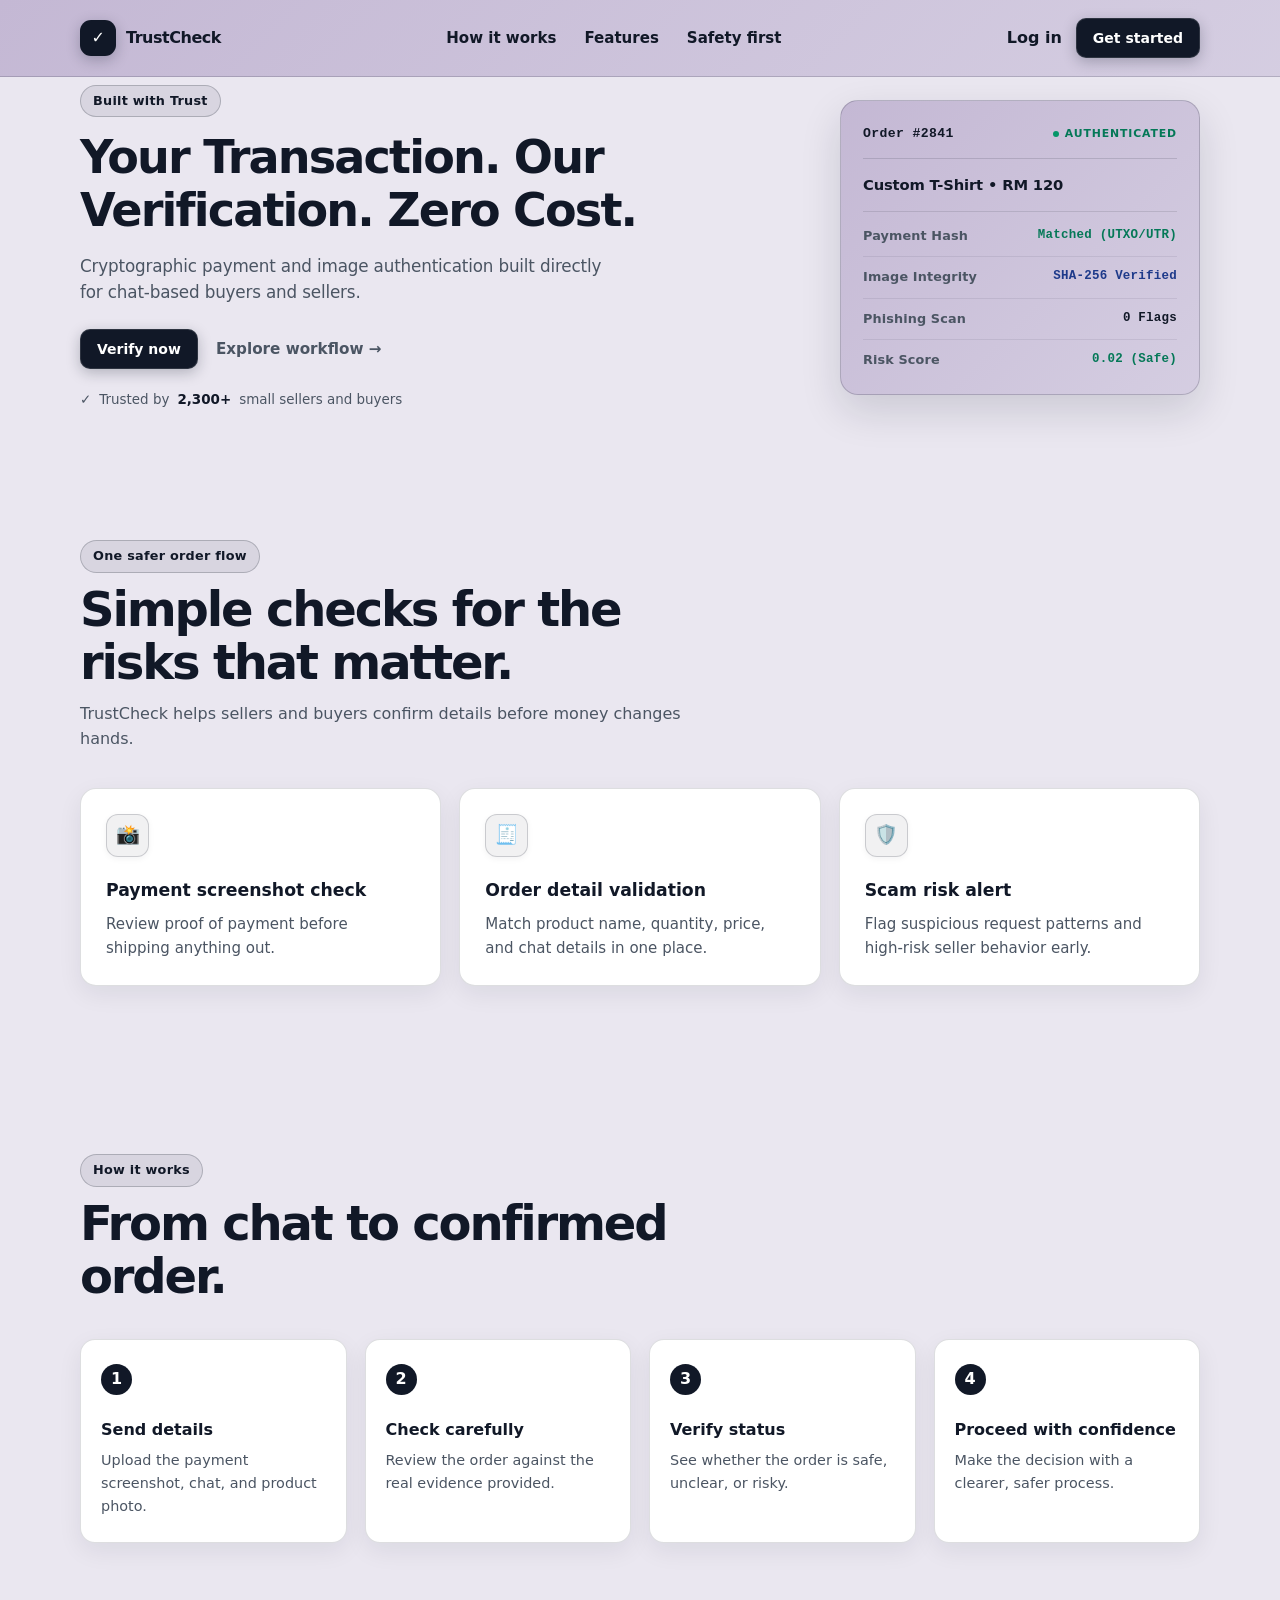
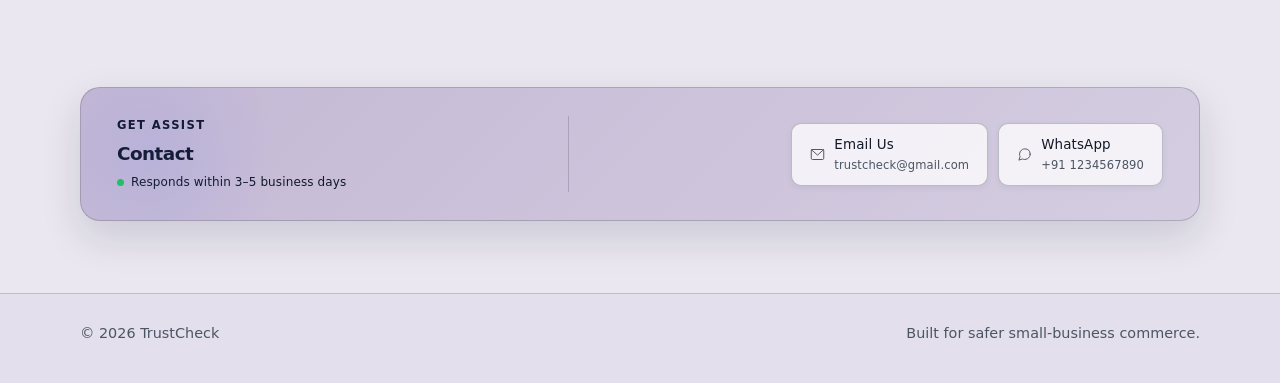
<file: index.html>
<!DOCTYPE html>
<html lang="en">
<head>
    <meta charset="UTF-8">
    <meta name="viewport" content="width=device-width, initial-scale=1.0">
    <meta name="description" content="TrustCheck helps Instagram and WhatsApp sellers verify orders, payment screenshots, product photos and scam requests.">
    <title>TrustCheck — Sell with confidence</title>
    <style>
        :root { --ink:#172033; --muted:#667085; --primary:#375dfb; --primary-dark:#2746d8; --mint:#e8fff7; --line:#e7eaf0; --surface:#fff; --background:#f8faff; --shadow:0 20px 60px rgba(55,93,251,.12); }
        * { box-sizing:border-box; }
        html { scroll-behavior:smooth; }
        body { margin:0; color:var(--ink); background:var(--background); font-family:Inter,ui-sans-serif,system-ui,-apple-system,BlinkMacSystemFont,"Segoe UI",sans-serif; line-height:1.6; }
        a { color:inherit; text-decoration:none; }
        .container { width:min(1120px,calc(100% - 40px)); margin:0 auto; }
        header { position:sticky; top:0; z-index:10; background: linear-gradient(135deg, #C4B8D4 0%, #DDD8E8 50%, #C4B8D4 100%); background-size:300% 300%; animation:btn-gradient-flow 10s ease infinite; border-bottom:1px solid rgba(153,138,152,.35); backdrop-filter:blur(14px); }
        nav { min-height:76px; display:flex; align-items:center; justify-content:space-between; gap:24px; }
        .brand { display:flex; align-items:center; gap:10px; font-weight:800; letter-spacing:-.03em; color:#111827; }
        .brand-mark { display:grid; place-items:center; width:36px; height:36px; color:#fff; background:#111827; border-radius:11px; box-shadow:0 4px 14px rgba(17,24,39,.25); }
        .nav-links { display:flex; align-items:center; gap:28px; color:#111827; font-size:.94rem; }
        .nav-links a:hover { color:#1E3A8A; }
        .nav-actions { display:flex; align-items:center; gap:14px; }
        .login { color:#111827; font-weight:600; }
        .button { display:inline-flex; align-items:center; justify-content:center; gap:8px; padding:8px 16px; font-size:0.875rem; border:1px solid transparent; border-radius:10px; font-weight:700; cursor:pointer; transition:transform .2s ease, box-shadow .2s ease, background .2s ease; }
        .button:hover { transform:translateY(-2px); }
        .button-primary { color:#fff; background:#111827; box-shadow:0 4px 14px rgba(17,24,39,.25); }
        .button-primary:hover { background:#1F2937; box-shadow:0 8px 22px rgba(17,24,39,.35); }
        .button-secondary { color:#111827; background:#fff; border-color:var(--line); }
        .hero { padding:8px 0 46px; overflow:hidden; }
        .hero-grid { display:grid; grid-template-columns:1.15fr 0.85fr; align-items:center; gap:52px; }
        .eyebrow { display:inline-flex; align-items:center; gap:6px; padding:5px 12px; color:#168b72; background:var(--mint); border-radius:999px; font-size:.8rem; font-weight:700; letter-spacing:.02em; }
        h1 { max-width:620px; margin:14px 0 16px; font-size:clamp(2.1rem,3.6vw,3.1rem); line-height:1.14; letter-spacing:-.04em; font-weight:800; color:var(--ink); }
        .hero-copy { max-width:540px; color:var(--muted); font-size:1.05rem; line-height:1.55; margin:0 0 24px; letter-spacing:-.01em; }
        .hero-buttons { display:flex; align-items:center; flex-wrap:wrap; gap:18px; margin-top:20px; }
        .hero-link { display:inline-flex; align-items:center; gap:6px; color:var(--muted); font-weight:600; font-size:.95rem; text-decoration:none; transition:color .2s ease, transform .2s ease; }
        .hero-link:hover { color:var(--ink); transform:translateX(3px); }
        .trust-note { display:flex; align-items:center; gap:8px; margin-top:20px; color:var(--muted); font-size:.84rem; }
        .trust-note strong { color:var(--ink); }

        /* ── Floating Verified Token Card (FinTech Micro-Receipt) ── */
        .token-card-wrapper { display:flex; justify-content:flex-end; width:100%; }
        .token-card {
            width:100%;
            max-width:360px;
            background: linear-gradient(135deg, #C4B8D4 0%, #DDD8E8 50%, #C4B8D4 100%);
            background-size: 300% 300%;
            animation: btn-gradient-flow 10s ease infinite;
            backdrop-filter:blur(20px);
            -webkit-backdrop-filter:blur(20px);
            border:1.5px solid rgba(17,24,39,.2);
            border-radius:18px;
            padding:22px;
            box-shadow:0 16px 40px rgba(17,24,39,.14);
            color:#111827;
            position:relative;
            transition:transform .3s ease, box-shadow .3s ease;
        }
        .token-card:hover {
            transform:translateY(-2px);
            box-shadow:0 24px 60px rgba(17,24,39,.2);
        }
        .token-header {
            display:flex;
            align-items:center;
            justify-content:space-between;
            padding-bottom:14px;
            border-bottom:1px solid rgba(17,24,39,.14);
        }
        .token-order-id {
            font-family:ui-monospace,SFMono-Regular,Menlo,Monaco,Consolas,monospace;
            font-size:.82rem;
            font-weight:700;
            color:#111827;
            letter-spacing:.03em;
        }
        .token-auth-badge {
            display:inline-flex;
            align-items:center;
            gap:6px;
            font-size:.68rem;
            font-weight:800;
            letter-spacing:.08em;
            text-transform:uppercase;
            color:#047857;
        }
        .token-pulse-dot {
            width:6px;
            height:6px;
            border-radius:50%;
            background:#059669;
            box-shadow:0 0 0 0 rgba(5,150,105,.5);
            animation:token-ping 2s ease infinite;
        }
        @keyframes token-ping {
            0% { box-shadow:0 0 0 0 rgba(5,150,105,.45); }
            70% { box-shadow:0 0 0 5px rgba(5,150,105,0); }
            100% { box-shadow:0 0 0 0 rgba(5,150,105,0); }
        }
        .token-item-row {
            padding:14px 0;
            border-bottom:1px solid rgba(17,24,39,.12);
            font-weight:700;
            font-size:.92rem;
            color:#111827;
            letter-spacing:-.01em;
        }
        .token-metrics {
            display:flex;
            flex-direction:column;
            padding-top:4px;
        }
        .token-metric-row {
            display:flex;
            justify-content:space-between;
            align-items:center;
            padding:10px 0;
            font-size:.8rem;
            border-bottom:1px solid rgba(17,24,39,.08);
        }
        .token-metric-row:last-child {
            border-bottom:none;
            padding-bottom:2px;
        }
        .token-metric-label {
            color:#4B5563;
            font-weight:600;
            font-size:.8rem;
            letter-spacing:.01em;
        }
        .token-metric-val {
            font-family:ui-monospace,SFMono-Regular,Menlo,Monaco,Consolas,monospace;
            color:#111827;
            font-weight:700;
            font-size:.78rem;
            letter-spacing:.02em;
        }
        .token-metric-val.matched { color:#047857; }
        .token-metric-val.verified { color:#1E3A8A; }
        .section { padding:84px 0; }
        .section-heading { max-width:650px; margin-bottom:36px; }
        .section-heading h2 { margin:10px 0 12px; font-size:clamp(2rem,4vw,3rem); line-height:1.1; letter-spacing:-.045em; }
        .section-heading p { margin:0; color:var(--muted); }
        .features { display:grid; grid-template-columns:repeat(3,1fr); gap:18px; }
        .feature { padding:25px; background:var(--surface); border:1px solid var(--line); border-radius:16px; }
        .feature-icon { display:grid; place-items:center; width:43px; height:43px; margin-bottom:20px; color:var(--primary); background:#edf0ff; border-radius:12px; font-size:1.2rem; }
        .feature h3 { margin:0 0 8px; font-size:1.08rem; }
        .feature p { margin:0; color:var(--muted); font-size:.94rem; }
        .steps { display:grid; grid-template-columns:repeat(4,1fr); gap:18px; }
        .step { position:relative; padding:24px 20px; background:#fff; border-radius:15px; border:1px solid var(--line); }
        .step-number { display:inline-grid; place-items:center; width:31px; height:31px; margin-bottom:22px; color:#fff; background:var(--ink); border-radius:50%; font-weight:800; }
        .step h3 { margin:0 0 7px; font-size:1rem; }
        .step p { margin:0; color:var(--muted); font-size:.9rem; }
        /* ── Contact Section — Luxury Obsidian ── */
        .contact-section { padding:60px 0 72px; }
        .contact-strip {
            position:relative;
            display:flex;
            align-items:center;
            justify-content:space-between;
            gap:32px;
            padding:28px 36px;
            background:linear-gradient(135deg,#060B14 0%,#0B1220 100%);
            border:1px solid rgba(255,255,255,.08);
            border-radius:20px;
            backdrop-filter:blur(16px);
            -webkit-backdrop-filter:blur(16px);
            box-shadow:0 0 0 1px rgba(255,255,255,.03) inset, 0 24px 64px rgba(0,0,0,.5);
            overflow:hidden;
        }
        .contact-strip::before {
            content:'';
            position:absolute;
            top:-60px; left:-60px;
            width:260px; height:260px;
            border-radius:50%;
            background:radial-gradient(circle, rgba(55,93,251,.09) 0%, transparent 70%);
            pointer-events:none;
        }
        .cs-left { display:flex; flex-direction:column; gap:8px; flex-shrink:0; }
        .cs-label {
            font-size:.72rem;
            font-weight:600;
            letter-spacing:.12em;
            text-transform:uppercase;
            color:rgba(255,255,255,.28);
        }
        .cs-title {
            font-size:1.15rem;
            font-weight:700;
            letter-spacing:-.03em;
            color:rgba(255,255,255,.92);
            line-height:1.2;
        }
        .cs-status {
            display:inline-flex;
            align-items:center;
            gap:7px;
            font-size:.75rem;
            color:rgba(255,255,255,.38);
            font-weight:500;
            letter-spacing:.01em;
        }
        .cs-pulse {
            width:7px; height:7px;
            border-radius:50%;
            background:#22c55e;
            box-shadow:0 0 0 0 rgba(34,197,94,.5);
            animation:cs-ping 2s ease infinite;
            flex-shrink:0;
        }
        @keyframes cs-ping {
            0%   { box-shadow:0 0 0 0 rgba(34,197,94,.45); }
            70%  { box-shadow:0 0 0 6px rgba(34,197,94,0); }
            100% { box-shadow:0 0 0 0 rgba(34,197,94,0); }
        }
        .cs-divider {
            width:1px;
            align-self:stretch;
            background:rgba(255,255,255,.07);
            flex-shrink:0;
        }
        .cs-actions { display:flex; align-items:center; gap:10px; flex-wrap:wrap; }
        .cs-action {
            display:inline-flex;
            align-items:center;
            gap:9px;
            padding:10px 18px;
            border-radius:10px;
            border:1px solid rgba(255,255,255,.1);
            background:rgba(255,255,255,.04);
            color:rgba(255,255,255,.75);
            font-size:.84rem;
            font-weight:500;
            letter-spacing:.01em;
            text-decoration:none;
            cursor:pointer;
            transition:background .2s ease, border-color .2s ease, color .2s ease, transform .2s ease;
            white-space:nowrap;
        }
        .cs-action:hover {
            background:rgba(255,255,255,.08);
            border-color:rgba(255,255,255,.2);
            color:rgba(255,255,255,.95);
            transform:translateY(-1px);
        }
        .cs-action svg {
            width:15px; height:15px;
            stroke:currentColor;
            fill:none;
            stroke-width:1.6;
            stroke-linecap:round;
            stroke-linejoin:round;
            opacity:.7;
            flex-shrink:0;
        }
        .cs-action:hover svg { opacity:1; }
        .cs-action-meta {
            display:flex;
            flex-direction:column;
            gap:1px;
            text-align:left;
        }
        .cs-action-meta span:first-child { color:rgba(255,255,255,.82); font-size:.84rem; font-weight:500; }
        .cs-action-meta span:last-child  { color:rgba(255,255,255,.32); font-size:.72rem; font-weight:400; letter-spacing:.01em; }
        footer { padding:28px 0 38px; color:var(--muted); border-top:1px solid var(--line); font-size:.9rem; }
        .footer-row { display:flex; justify-content:space-between; gap:20px; }
        @media (max-width:820px) {
            .nav-links{display:none;}
            .hero{padding-top:12px;}
            .hero-grid,.features{grid-template-columns:1fr;}
            .hero-grid{gap:42px;}
            .token-card-wrapper{justify-content:center;}
            .token-card{max-width:400px;}
            .steps{grid-template-columns:repeat(2,1fr);}
            .contact-strip{flex-direction:column;align-items:flex-start;gap:20px;padding:24px 22px;}
            .cs-divider{width:100%;height:1px;align-self:auto;}
        }
        @media (max-width:520px) {
            .container{width:min(100% - 28px,1120px);}
            .nav-actions .login{display:none;}
            .hero-buttons,.hero-buttons .button{width:100%;}
            .hero-link{width:100%;justify-content:center;}
            .token-card{max-width:100%;}
            .steps{grid-template-columns:1fr;}
            .cs-actions{flex-direction:column;width:100%;}
            .cs-action{width:100%;justify-content:flex-start;}
        }
        
/* ━━━━━━━━━━━━━━━━━━━━━━━━━━━━━━━━━━━━━━━━━━
   TrustCheck — Deep Midnight Navy Theme
   High-Contrast Projector FinTech Aesthetic
   ━━━━━━━━━━━━━━━━━━━━━━━━━━━━━━━━━━━━━━━━━━ */

/* ── CSS custom properties ── */
:root {
    --ink:          #111827;           /* High-contrast deep ink for maximum legibility */
    --muted:        #4B5563;           /* Darker, crisp readable secondary text */
    --primary:      #111827;           /* Deep Midnight Navy */
    --primary-dark: #1F2937;           /* Lighter navy for hover */
    --mint:         #E0E7FF;
    --line:         rgba(17, 24, 39, 0.16); /* Anchored high-contrast hairline borders */
    --surface:      #FFFFFF;
    --background:   #EAE7F0;           /* Unchanged light page background */
    --shadow:       0 16px 45px rgba(17, 24, 39, 0.12);

    /* Deep Midnight Navy Accents */
    --navy-primary: #111827;
    --navy-hover:   #1F2937;
    --navy-border:  rgba(17, 24, 39, 0.22);
    --navy-icon:    #111827;
    --navy-tint:    rgba(17, 24, 39, 0.06);
}

/* ── Fluid gradient keyframe for subtle accent motion ── */
@keyframes btn-gradient-flow {
    0%   { background-position: 0%   50%; }
    50%  { background-position: 100% 50%; }
    100% { background-position: 0%   50%; }
}

/* ── Page & navigation ── */
body {
    background: var(--background);
    color: var(--ink);
}

header {
    border-color: rgba(17, 24, 39, 0.18);
    backdrop-filter: blur(14px);
    -webkit-backdrop-filter: blur(14px);
}

.brand { color: #111827; }
.nav-links { color: #111827; }
.nav-links a { color: #111827; font-weight: 600; }
.nav-links a:hover { color: #1E3A8A; }
.login { color: #111827; font-weight: 600; }

.brand-mark {
    background: #111827;
    color: #ffffff;
    box-shadow: 0 4px 14px rgba(17, 24, 39, 0.25);
    transition: transform 0.2s ease, background 0.2s ease;
}

.brand-mark:hover {
    background: #1F2937;
    transform: scale(1.05);
}

/* ── Primary buttons — Deep Midnight Navy with stark white text ── */
.button-primary {
    background: #111827;
    color: #ffffff;
    border: 1px solid rgba(255, 255, 255, 0.12);
    box-shadow: 0 4px 14px rgba(17, 24, 39, 0.25);
    transition: background 0.25s ease, transform 0.2s ease, box-shadow 0.25s ease;
}

.button-primary:hover {
    background: #1F2937;
    color: #ffffff;
    box-shadow: 0 8px 24px rgba(17, 24, 39, 0.35);
    transform: translateY(-2px);
}

/* ── Secondary buttons — High-contrast outlined glass ── */
.button-secondary {
    background: rgba(255, 255, 255, 0.85);
    color: #111827;
    border: 1.5px solid #111827;
    box-shadow: 0 2px 8px rgba(17, 24, 39, 0.08);
    backdrop-filter: blur(8px);
    -webkit-backdrop-filter: blur(8px);
    font-weight: 700;
    transition: background 0.2s ease, color 0.2s ease, border-color 0.2s ease,
                box-shadow 0.2s ease, transform 0.2s ease;
}

.button-secondary:hover {
    background: #111827;
    color: #ffffff;
    border-color: #111827;
    box-shadow: 0 6px 18px rgba(17, 24, 39, 0.2);
    transform: translateY(-2px);
}

/* ── Cards, features, steps ── */
.feature,
.step {
    background: var(--surface);
    border: 1px solid rgba(17, 24, 39, 0.14);
    box-shadow: 0 8px 25px rgba(17, 24, 39, 0.07);
}

.order-box {
    background: #E5E1EE;
    border: 1px solid rgba(17, 24, 39, 0.1);
}

/* ── Feature & product icons — Deep Navy stroke & crisp container ── */
.product-icon,
.feature-icon {
    background: rgba(17, 24, 39, 0.06);
    color: #111827;
    border: 1.5px solid rgba(17, 24, 39, 0.18);
    box-shadow: 0 2px 6px rgba(17, 24, 39, 0.05);
}

.metric {
    background: var(--surface);
    border: 1px solid rgba(17, 24, 39, 0.16);
}

/* ── Tags / pills (eyebrow, status) — Anchored high contrast ── */
.status,
.eyebrow {
    background: rgba(17, 24, 39, 0.08);
    color: #111827;
    border: 1px solid rgba(17, 24, 39, 0.22);
    font-weight: 700;
}

/* ── Step numbers ── */
.step-number {
    background: #111827;
    color: #ffffff;
}

/* ── Contact strip ── */
.contact-strip {
    background: linear-gradient(135deg, #C4B8D4 0%, #DDD8E8 50%, #C4B8D4 100%);
    background-size: 300% 300%;
    animation: btn-gradient-flow 10s ease infinite;
    border: 1.5px solid rgba(17, 24, 39, 0.2);
    box-shadow: 0 16px 40px rgba(17, 24, 39, 0.14);
}

.cs-label,
.cs-title,
.cs-status {
    color: #111827;
}

.cs-action-meta span:first-child { color: #111827; }
.cs-action-meta span:last-child  { color: #4B5563; }

.cs-divider { background: rgba(17, 24, 39, 0.18); }

/* Contact action pills — High-contrast Deep Navy ── */
.cs-action {
    background: rgba(255, 255, 255, 0.75);
    border: 1.5px solid rgba(17, 24, 39, 0.25);
    color: #111827;
    box-shadow: 0 2px 6px rgba(17, 24, 39, 0.06);
    transition: background .2s ease, border-color .2s ease,
                color .2s ease, transform .2s ease, box-shadow .2s ease;
}

.cs-action:hover {
    background: #111827;
    border-color: #111827;
    color: #ffffff;
    box-shadow: 0 6px 18px rgba(17, 24, 39, 0.24);
    transform: translateY(-1px);
}

.cs-action svg { stroke: #111827; }
.cs-action:hover svg { stroke: #ffffff; opacity: 1; }

/* ── Footer ── */
footer {
    background: rgba(213, 207, 225, 0.35);
    border-color: rgba(17, 24, 39, 0.16);
    color: #4B5563;
}

/* ── Accessible focus ring ── */
a:focus-visible,
button:focus-visible {
    outline: 2.5px solid #111827;
    outline-offset: 3px;
}
    </style>
</head>
<body>
    <header>
        <nav class="container" aria-label="Main navigation">
            <a class="brand" href="#top" aria-label="TrustCheck home"><span class="brand-mark">✓</span><span>TrustCheck</span></a>
            <div class="nav-links"><a href="#how-it-works">How it works</a><a href="#features">Features</a><a href="#safety">Safety first</a></div>
            <div class="nav-actions"><a class="login" href="#signup">Log in</a><a class="button button-primary" href="#signup">Get started</a></div>
        </nav>
    </header>
    <main id="top">
        <section class="hero">
            <div class="container hero-grid">
                <div>
                    <div class="eyebrow">Built with Trust</div>
                    <h1>Your Transaction. Our Verification. Zero Cost.</h1>
                    <p class="hero-copy">Cryptographic payment and image authentication built directly for chat-based buyers and sellers.</p>
                    <div class="hero-buttons">
                        <a class="button button-primary" href="#signup">Verify now</a>
                        <a class="hero-link" href="#how-it-works">Explore workflow →</a>
                    </div>
                    <div class="trust-note"><span>✓</span> Trusted by <strong>2,300+</strong> small sellers and buyers</div>
                </div>
                <div class="token-card-wrapper">
                    <div class="token-card">
                        <div class="token-header">
                            <span class="token-order-id">Order #2841</span>
                            <span class="token-auth-badge">
                                <span class="token-pulse-dot" aria-hidden="true"></span>
                                AUTHENTICATED
                            </span>
                        </div>
                        <div class="token-item-row">
                            <span>Custom T-Shirt • RM 120</span>
                        </div>
                        <div class="token-metrics">
                            <div class="token-metric-row">
                                <span class="token-metric-label">Payment Hash</span>
                                <span class="token-metric-val matched">Matched (UTXO/UTR)</span>
                            </div>
                            <div class="token-metric-row">
                                <span class="token-metric-label">Image Integrity</span>
                                <span class="token-metric-val verified">SHA-256 Verified</span>
                            </div>
                            <div class="token-metric-row">
                                <span class="token-metric-label">Phishing Scan</span>
                                <span class="token-metric-val">0 Flags</span>
                            </div>
                            <div class="token-metric-row">
                                <span class="token-metric-label">Risk Score</span>
                                <span class="token-metric-val matched">0.02 (Safe)</span>
                            </div>
                        </div>
                    </div>
                </div>
            </div>
        </section>
        <section class="section" id="features"><div class="container"><div class="section-heading"><div class="eyebrow">One safer order flow</div><h2>Simple checks for the risks that matter.</h2><p>TrustCheck helps sellers and buyers confirm details before money changes hands.</p></div><div class="features"><div class="feature"><div class="feature-icon">📸</div><h3>Payment screenshot check</h3><p>Review proof of payment before shipping anything out.</p></div><div class="feature"><div class="feature-icon">🧾</div><h3>Order detail validation</h3><p>Match product name, quantity, price, and chat details in one place.</p></div><div class="feature"><div class="feature-icon">🛡️</div><h3>Scam risk alert</h3><p>Flag suspicious request patterns and high-risk seller behavior early.</p></div></div></div></section>
        <section class="section" id="how-it-works"><div class="container"><div class="section-heading"><div class="eyebrow">How it works</div><h2>From chat to confirmed order.</h2></div><div class="steps"><div class="step"><div class="step-number">1</div><h3>Send details</h3><p>Upload the payment screenshot, chat, and product photo.</p></div><div class="step"><div class="step-number">2</div><h3>Check carefully</h3><p>Review the order against the real evidence provided.</p></div><div class="step"><div class="step-number">3</div><h3>Verify status</h3><p>See whether the order is safe, unclear, or risky.</p></div><div class="step"><div class="step-number">4</div><h3>Proceed with confidence</h3><p>Make the decision with a clearer, safer process.</p></div></div></div></section>
        <section class="contact-section" id="safety"><div class="container">
            <div class="contact-strip">
                <!-- Left: identity + status -->
                <div class="cs-left">
                    <span class="cs-label">Get Assist</span>
                    <span class="cs-title">Contact</span>
                    <span class="cs-status">
                        <span class="cs-pulse" aria-hidden="true"></span>
                        Responds within 3–5 business days
                    </span>
                </div>

                <!-- Vertical divider -->
                <div class="cs-divider" aria-hidden="true"></div>

                <!-- Right: action pills -->
                <div class="cs-actions">
                    <!-- Email -->
                    <a href="mailto:trustcheck@gmail.com" class="cs-action" aria-label="Email TrustCheck at trustcheck@gmail.com">
                        <svg viewBox="0 0 24 24" aria-hidden="true">
                            <rect x="2" y="4" width="20" height="16" rx="2"/>
                            <polyline points="2,4 12,13 22,4"/>
                        </svg>
                        <span class="cs-action-meta">
                            <span>Email Us</span>
                            <span>trustcheck@gmail.com</span>
                        </span>
                    </a>
                    <!-- WhatsApp -->
                    <a href="https://wa.me/911234567890" class="cs-action" aria-label="Chat on WhatsApp at +91 1234567890" target="_blank" rel="noopener noreferrer">
                        <svg viewBox="0 0 24 24" aria-hidden="true">
                            <path d="M21 11.5a8.38 8.38 0 0 1-.9 3.8 8.5 8.5 0 0 1-7.6 4.7 8.38 8.38 0 0 1-3.8-.9L3 21l1.9-5.7a8.38 8.38 0 0 1-.9-3.8 8.5 8.5 0 0 1 4.7-7.6 8.38 8.38 0 0 1 3.8-.9h.5a8.48 8.48 0 0 1 8 8v.5z"/>
                        </svg>
                        <span class="cs-action-meta">
                            <span>WhatsApp</span>
                            <span>+91 1234567890</span>
                        </span>
                    </a>
                </div>
            </div>
        </div></section>
    </main>
    <footer><div class="container footer-row"><span>© 2026 TrustCheck</span><span>Built for safer small-business commerce.</span></div></footer>
</body>
</html>
</file>
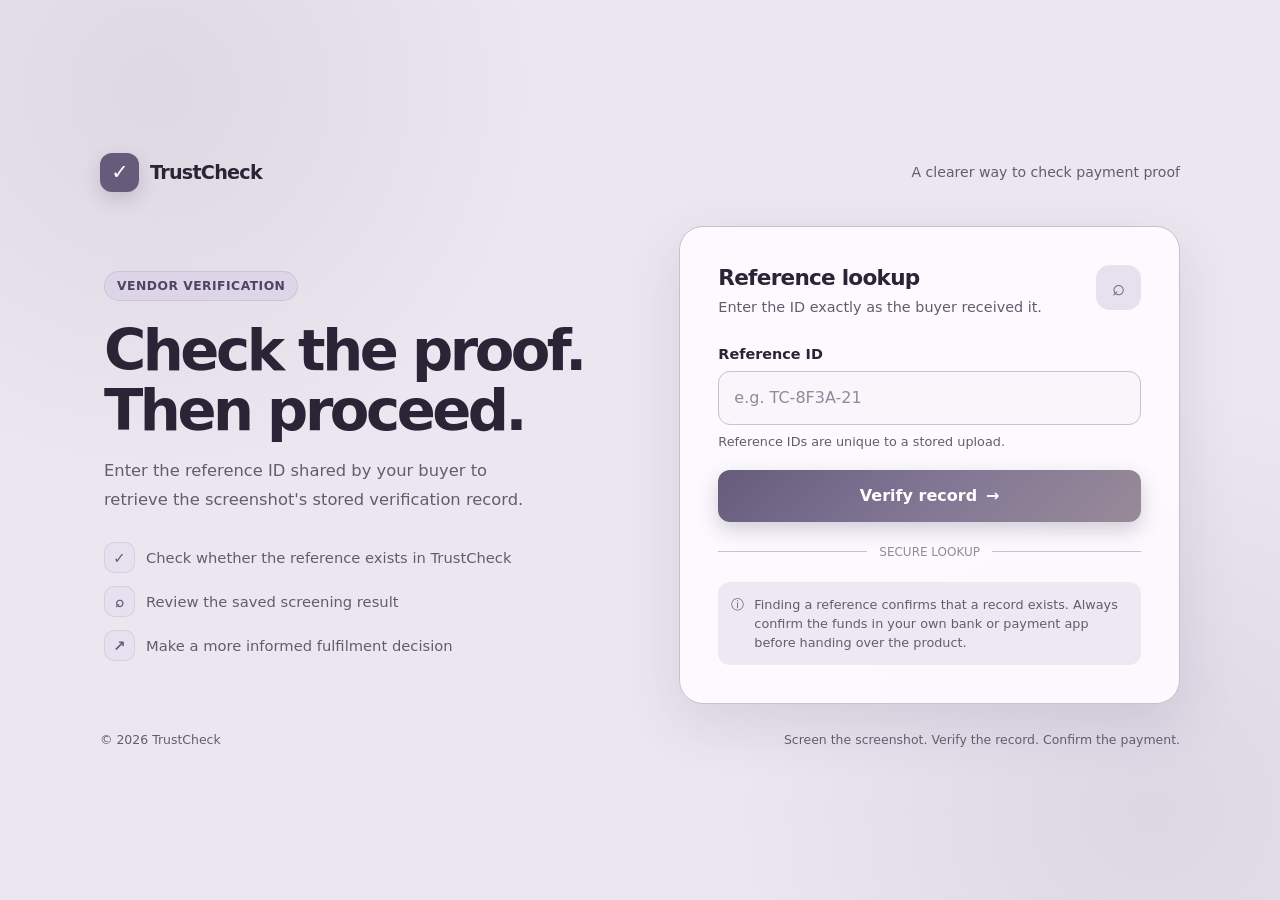
<file: ref-id-verify.html>
<!DOCTYPE html>
<html lang="en">
<head>
<meta charset="UTF-8">
<meta name="viewport" content="width=device-width, initial-scale=1.0">
<title>TrustCheck | Vendor Lookup</title>
<style>
:root{--ink:#292536;--muted:#625d6d;--primary:#817795;--dark:#665b7b;--accent:#998A98;--line:#C8BFCF;--surface:#FDFBFF;--bg:#EAE7F0;--pale:#E5E1EE;--good:#457464;--goodbg:#E1EEE8;--warn:#9A6A42;--warnbg:#F5EADA}
*{box-sizing:border-box}body{margin:0;min-height:100vh;padding:28px;display:grid;place-items:center;color:var(--ink);background:radial-gradient(circle at 12% 10%,rgba(153,138,152,.16),transparent 28%),radial-gradient(circle at 90% 90%,rgba(129,119,149,.14),transparent 30%),var(--bg);font-family:Inter,ui-sans-serif,system-ui,-apple-system,"Segoe UI",sans-serif}
.page{width:min(100%,1080px)}.topbar{display:flex;justify-content:space-between;align-items:center;gap:16px;margin-bottom:34px}.brand{display:flex;align-items:center;gap:11px;font-weight:800;font-size:1.2rem;letter-spacing:-.04em}.mark{width:39px;height:39px;display:grid;place-items:center;color:white;background:var(--dark);border-radius:12px;box-shadow:0 7px 18px #50416433;font-size:1.3rem}.topnote{color:var(--muted);font-size:.88rem}
.layout{display:grid;grid-template-columns:1.05fr .95fr;gap:26px;align-items:stretch}.intro{padding:30px 12px 28px 4px;align-self:center}.eyebrow{display:inline-flex;padding:7px 12px;border:1px solid #998a9840;border-radius:999px;background:#d7cde58c;color:#514363;font-size:.77rem;font-weight:800;letter-spacing:.04em;text-transform:uppercase}
h1{margin:20px 0 14px;font-size:clamp(2.25rem,5vw,3.6rem);line-height:1.04;letter-spacing:-.06em}.intro p{max-width:440px;color:var(--muted);line-height:1.75;font-size:1.02rem}.benefits{display:grid;gap:13px;margin-top:28px}.benefit{display:flex;align-items:center;gap:11px;color:var(--muted);font-size:.92rem}.benefit-icon{display:grid;place-items:center;flex:0 0 31px;height:31px;border-radius:10px;color:var(--dark);background:var(--pale);border:1px solid #998a9833;font-weight:800}
.card{padding:clamp(24px,4vw,38px);background:#fdfbfff2;border:1px solid var(--line);border-radius:24px;box-shadow:0 20px 55px #50416421}.cardhead{display:flex;justify-content:space-between;gap:12px;margin-bottom:27px}.cardhead h2{margin:0 0 7px;font-size:1.35rem;letter-spacing:-.035em}.cardhead p{margin:0;color:var(--muted);font-size:.9rem;line-height:1.5}.shield{display:grid;place-items:center;flex:0 0 45px;height:45px;color:var(--dark);background:var(--pale);border-radius:14px;font-size:1.35rem}
label{display:block;margin-bottom:9px;font-size:.9rem;font-weight:750}input{width:100%;min-height:54px;padding:0 15px;border:1px solid var(--line);border-radius:12px;color:var(--ink);background:#F8F6FB;font:inherit;font-size:1rem;outline:none;transition:border .2s,box-shadow .2s}input::placeholder{color:#93899C}input:focus{border-color:var(--primary);box-shadow:0 0 0 4px #81779529}.hint{margin:9px 0 21px;color:var(--muted);font-size:.8rem}
button{width:100%;min-height:52px;display:flex;justify-content:center;align-items:center;gap:9px;border:0;border-radius:12px;color:white;background:linear-gradient(135deg,var(--dark),var(--primary),var(--accent));box-shadow:0 8px 20px #5041643d;font:inherit;font-weight:800;cursor:pointer;transition:transform .2s,box-shadow .2s}button:hover{transform:translateY(-2px);box-shadow:0 12px 25px #5041644d}button:focus-visible{outline:3px solid var(--primary);outline-offset:3px}
.divider{display:flex;align-items:center;gap:12px;margin:23px 0;color:#93899C;font-size:.75rem}.divider:before,.divider:after{content:"";height:1px;flex:1;background:var(--line)}.note{display:flex;gap:10px;align-items:flex-start;padding:13px;border-radius:12px;background:#e5e1eea6;color:var(--muted);font-size:.8rem;line-height:1.5}.note span{color:var(--dark)}
.result{display:none;margin-top:20px;padding:17px;border:1px solid transparent;border-radius:14px;animation:appear .22s ease-out}.result.show{display:block}.result.success{color:var(--good);background:var(--goodbg);border-color:#45746433}.result.warning{color:var(--warn);background:var(--warnbg);border-color:#9a6a4233}.result-title{margin-bottom:6px;font-weight:850}.result p{margin:0;font-size:.88rem;line-height:1.55}.result small{display:block;margin-top:9px;opacity:.85;line-height:1.45}
footer{margin-top:28px;display:flex;justify-content:space-between;gap:12px;color:var(--muted);font-size:.78rem}@keyframes appear{from{opacity:0;transform:translateY(5px)}to{opacity:1;transform:translateY(0)}}
@media(max-width:760px){body{padding:20px 14px}.topbar{margin-bottom:20px}.topnote{display:none}.layout{grid-template-columns:1fr;gap:16px}.intro{padding:8px 2px 10px}h1{font-size:clamp(2.2rem,10vw,3.2rem)}.intro p{font-size:.95rem}.benefits{margin-top:18px}.card{padding:23px 20px}footer{flex-direction:column}}
@media(prefers-reduced-motion:reduce){*,*:before,*:after{animation-duration:.01ms!important;transition-duration:.01ms!important}}
</style>
</head>
<body>
<main class="page">
<header class="topbar"><div class="brand"><span class="mark">✓</span><span>TrustCheck</span></div><span class="topnote">A clearer way to check payment proof</span></header>
<section class="layout">
<div class="intro">
<span class="eyebrow">Vendor verification</span>
<h1>Check the proof.<br>Then proceed.</h1>
<p>Enter the reference ID shared by your buyer to retrieve the screenshot's stored verification record.</p>
<div class="benefits">
<div class="benefit"><span class="benefit-icon">✓</span><span>Check whether the reference exists in TrustCheck</span></div>
<div class="benefit"><span class="benefit-icon">⌕</span><span>Review the saved screening result</span></div>
<div class="benefit"><span class="benefit-icon">↗</span><span>Make a more informed fulfilment decision</span></div>
</div>
</div>
<section class="card" aria-labelledby="lookup-title">
<div class="cardhead"><div><h2 id="lookup-title">Reference lookup</h2><p>Enter the ID exactly as the buyer received it.</p></div><div class="shield" aria-hidden="true">⌕</div></div>
<form id="lookup-form">
<label for="reference-id">Reference ID</label>
<input id="reference-id" name="reference_id" type="text" placeholder="e.g. TC-8F3A-21" autocomplete="off" spellcheck="false" maxlength="80" required>
<p class="hint">Reference IDs are unique to a stored upload.</p>
<button type="submit"><span>Verify record</span><span aria-hidden="true">→</span></button>
</form>
<div class="divider">SECURE LOOKUP</div>
<div class="note"><span aria-hidden="true">ⓘ</span><div>Finding a reference confirms that a record exists. Always confirm the funds in your own bank or payment app before handing over the product.</div></div>
<div id="result" class="result" role="status" aria-live="polite"></div>
</section>
</section>
<footer><span>© 2026 TrustCheck</span><span>Screen the screenshot. Verify the record. Confirm the payment.</span></footer>
</main>
<script>
/*
 DEMO ONLY: this local list is not connected to SQLite or FastAPI.
 Replace this demo lookup with a request to your backend before real use.
*/
const DEMO_RECORDS = {
  "TC-8F3A-21": {
    message: "This reference exists in the demo records.",
    detail: "Demo only — no real payment or image has been verified."
  }
};
const form = document.getElementById("lookup-form");
const input = document.getElementById("reference-id");
const result = document.getElementById("result");

form.addEventListener("submit", function(event) {
  event.preventDefault();
  const id = input.value.trim().toUpperCase();
  const record = DEMO_RECORDS[id];
  result.className = "result show";
  result.replaceChildren();

  const title = document.createElement("div");
  title.className = "result-title";
  const message = document.createElement("p");
  const detail = document.createElement("small");

  if (record) {
    result.classList.add("success");
    title.textContent = "✓  Demo record found";
    message.textContent = record.message;
    detail.textContent = record.detail;
  } else {
    result.classList.add("warning");
    title.textContent = "⚠  Reference not found";
    message.textContent = "No matching record exists in this page's demo list.";
    detail.textContent = "This is not a live database lookup. Connect this form to your FastAPI backend to check real records.";
  }
  result.append(title, message, detail);
});
</script>
</body>
</html>
</file>
